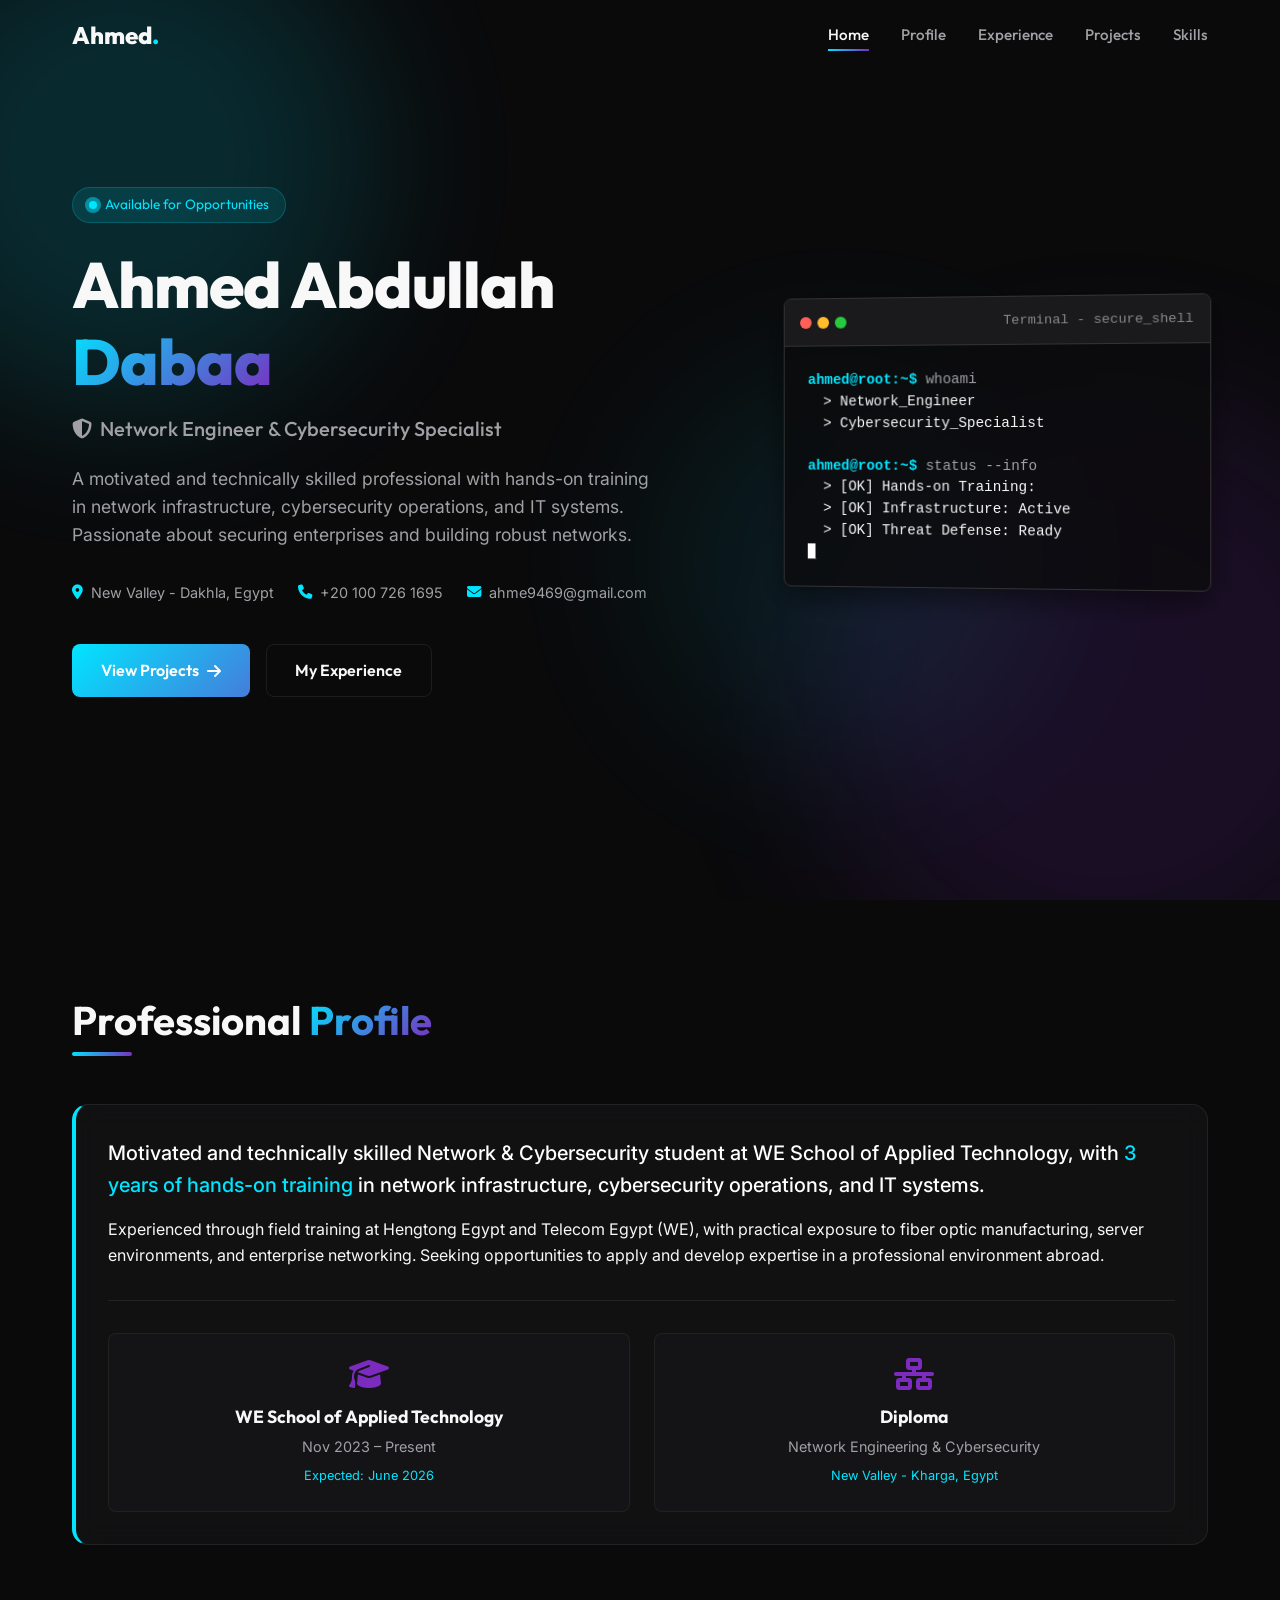
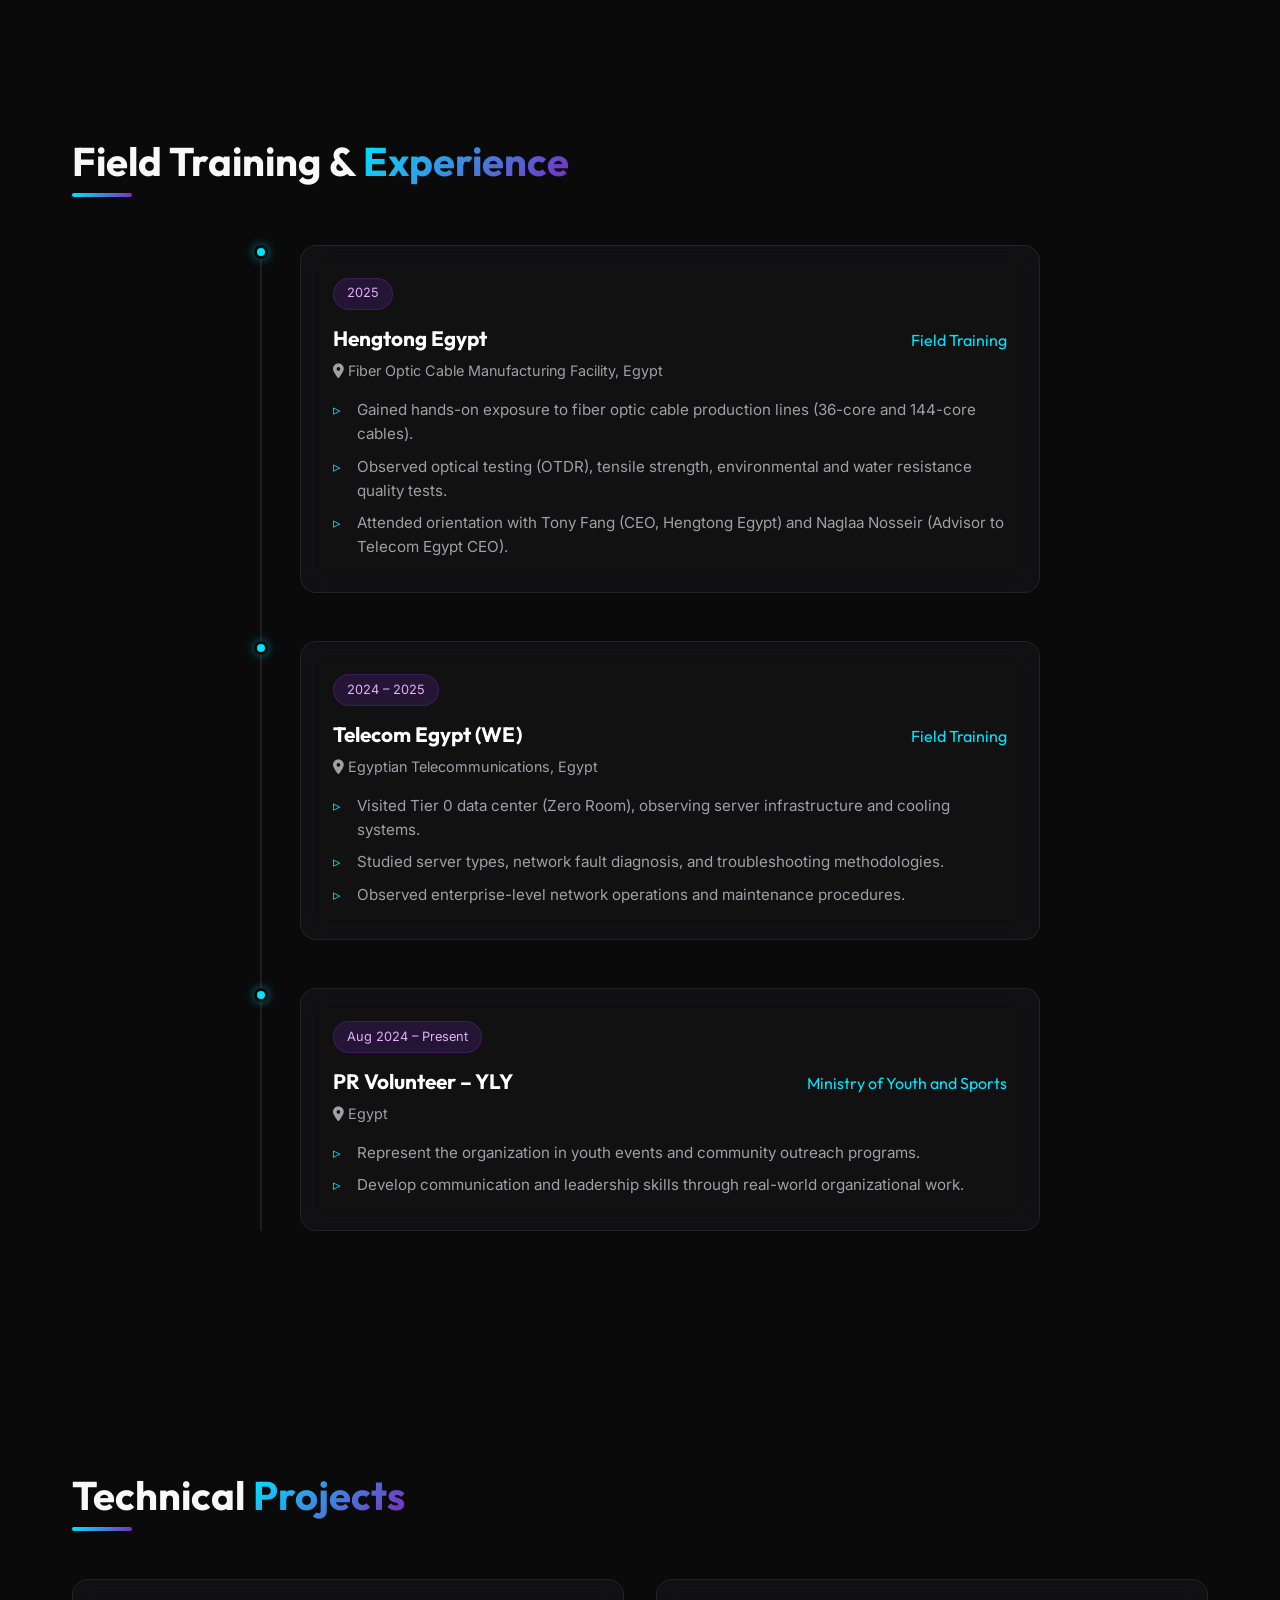
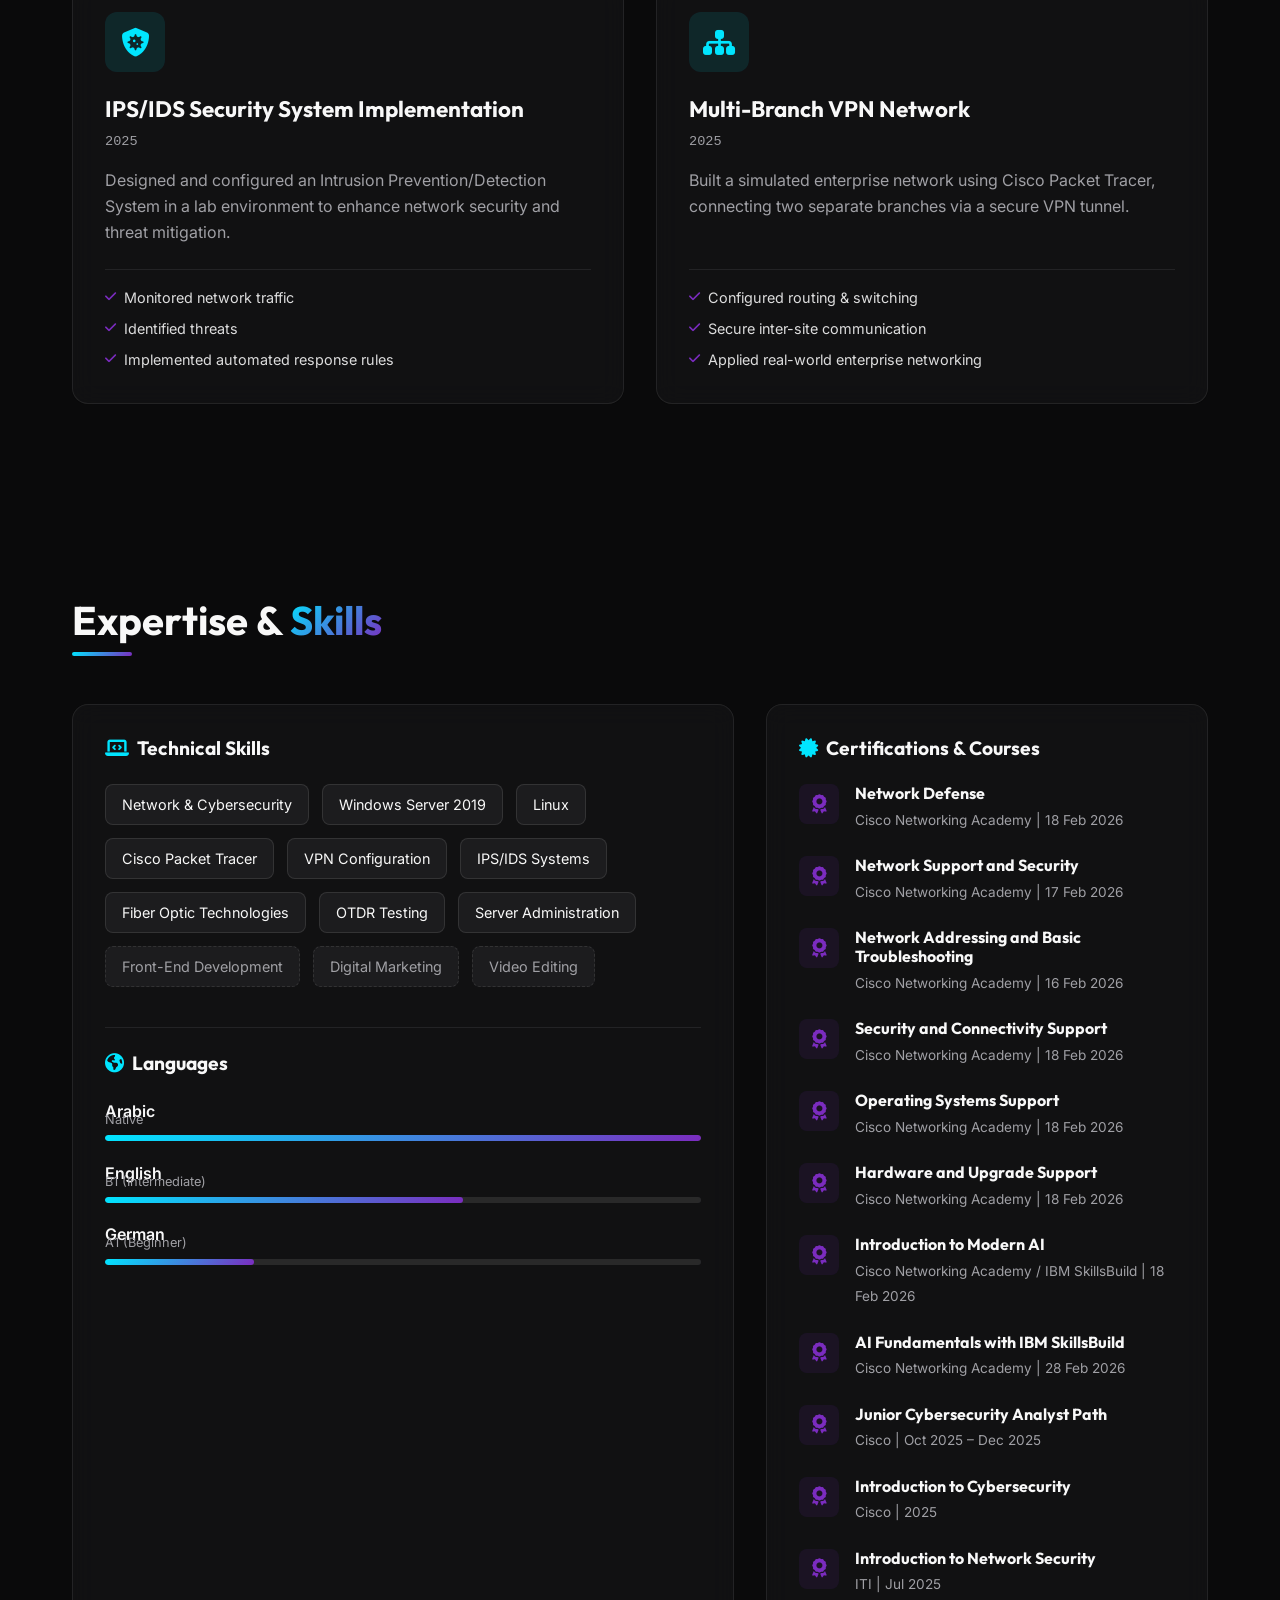
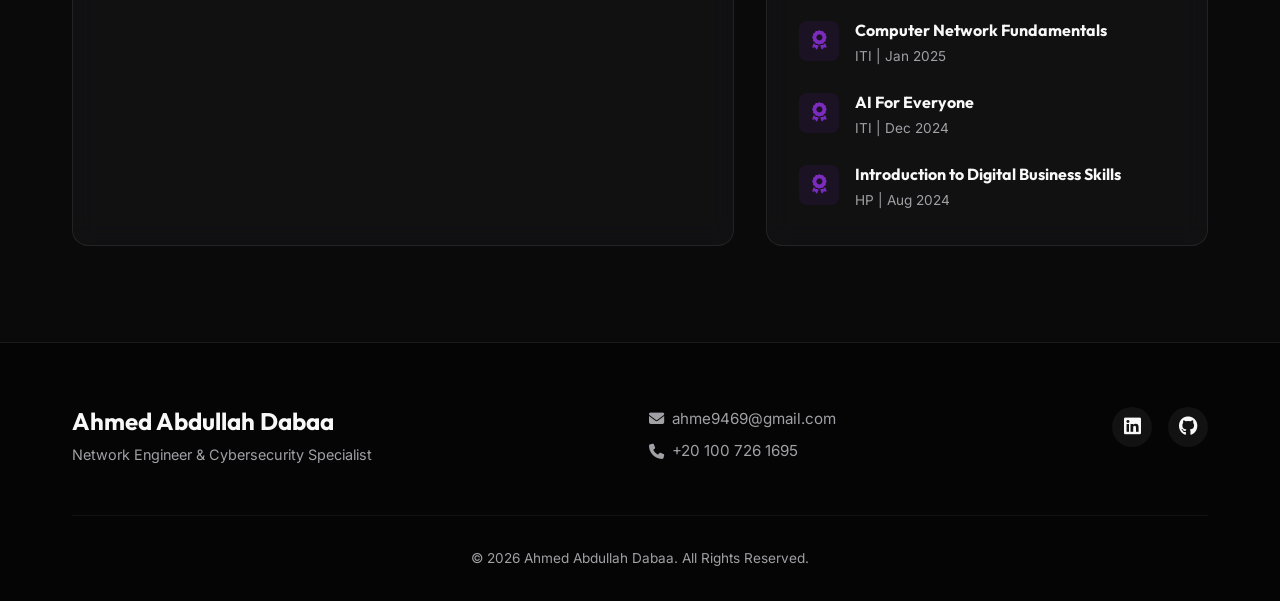
<file: index.html>
<!DOCTYPE html>
<html lang="en" class="dark">

<head>
    <meta charset="UTF-8">
    <meta name="viewport" content="width=device-width, initial-scale=1.0">
    <title>Ahmed Abdullah Dabaa | Network Engineer & Cybersecurity Specialist</title>
    <meta name="description"
        content="Portfolio of Ahmed Abdullah Dabaa, Network Engineer and Cybersecurity Specialist based in Egypt.">
    <!-- Google Fonts -->
    <link rel="preconnect" href="https://fonts.googleapis.com">
    <link rel="preconnect" href="https://fonts.gstatic.com" crossorigin>
    <link
        href="https://fonts.googleapis.com/css2?family=Inter:wght@300;400;500;600&family=Outfit:wght@300;400;500;600;700;800&display=swap"
        rel="stylesheet">
    <!-- FontAwesome for Icons -->
    <link rel="stylesheet" href="https://cdnjs.cloudflare.com/ajax/libs/font-awesome/6.4.0/css/all.min.css">
    <!-- Custom CSS -->
    <link rel="stylesheet" href="styles.css">
</head>

<body>
    <!-- Background Effects -->
    <div class="bg-effects">
        <div class="glow-orb orb-1"></div>
        <div class="glow-orb orb-2"></div>
        <div class="glow-orb orb-3"></div>
    </div>

    <!-- Navigation -->
    <nav class="navbar" id="navbar">
        <div class="container nav-content">
            <a href="#home" class="logo">
                <span class="logo-text">Ahmed<span class="highlight">.</span></span>
            </a>
            <div class="nav-links">
                <a href="#home" class="nav-link active">Home</a>
                <a href="#profile" class="nav-link">Profile</a>
                <a href="#experience" class="nav-link">Experience</a>
                <a href="#projects" class="nav-link">Projects</a>
                <a href="#skills" class="nav-link">Skills</a>
            </div>
            <button class="mobile-menu-btn" id="mobileMenuBtn">
                <i class="fa-solid fa-bars"></i>
            </button>
        </div>
        <!-- Mobile Menu -->
        <div class="mobile-menu" id="mobileMenu">
            <a href="#home" class="nav-link mobile-link">Home</a>
            <a href="#profile" class="nav-link mobile-link">Profile</a>
            <a href="#experience" class="nav-link mobile-link">Experience</a>
            <a href="#projects" class="nav-link mobile-link">Projects</a>
            <a href="#skills" class="nav-link mobile-link">Skills</a>
        </div>
    </nav>

    <main>
        <!-- Hero Section -->
        <section id="home" class="hero section reveal">
            <div class="container grid-2-col">
                <div class="hero-content">
                    <div class="badge">
                        <span class="ping"></span>
                        Available for Opportunities
                    </div>
                    <h1 class="hero-title">
                        Ahmed Abdullah <br><span class="gradient-text">Dabaa</span>
                    </h1>
                    <h2 class="hero-subtitle">
                        <i class="fa-solid fa-shield-halved"></i> Network Engineer & Cybersecurity Specialist
                    </h2>
                    <p class="hero-desc">
                        A motivated and technically skilled professional with hands-on training in network
                        infrastructure, cybersecurity operations, and IT systems. Passionate about securing enterprises
                        and building robust networks.
                    </p>

                    <div class="contact-strip">
                        <div class="contact-item">
                            <i class="fa-solid fa-location-dot"></i> New Valley - Dakhla, Egypt
                        </div>
                        <div class="contact-item">
                            <i class="fa-solid fa-phone"></i> +20 100 726 1695
                        </div>
                        <div class="contact-item">
                            <i class="fa-solid fa-envelope"></i> ahme9469@gmail.com
                        </div>
                    </div>

                    <div class="hero-cta">
                        <a href="#projects" class="btn btn-primary">View Projects <i
                                class="fa-solid fa-arrow-right"></i></a>
                        <a href="#experience" class="btn btn-secondary">My Experience</a>
                    </div>
                </div>
                <!-- Optional: Interactive visual element instead of photo -->
                <div class="hero-visual">
                    <div class="cyber-card visual-card">
                        <div class="card-header">
                            <div class="dots">
                                <span></span><span></span><span></span>
                            </div>
                            <div class="title">Terminal - secure_shell</div>
                        </div>
                        <div class="card-body terminal-body">
                            <p><span class="prompt">ahmed@root:~$</span> whoami</p>
                            <p class="output">> Network_Engineer</p>
                            <p class="output">> Cybersecurity_Specialist</p>
                            <br>
                            <p><span class="prompt">ahmed@root:~$</span> status --info</p>
                            <p class="output">> [OK] Hands-on Training: </p>
                            <p class="output">> [OK] Infrastructure: Active</p>
                            <p class="output">> [OK] Threat Defense: Ready</p>
                            <span class="cursor">_</span>
                        </div>
                    </div>
                </div>
            </div>
        </section>

        <!-- Profile Section -->
        <section id="profile" class="profile section reveal">
            <div class="container">
                <div class="section-heading">
                    <h2 class="title">Professional <span class="gradient-text">Profile</span></h2>
                    <div class="line"></div>
                </div>
                <div class="glass-panel profile-panel">
                    <p class="lead-text">
                        Motivated and technically skilled Network & Cybersecurity student at WE School of Applied
                        Technology, with <span class="highlight">3 years of hands-on training</span> in network
                        infrastructure, cybersecurity operations, and IT systems.
                    </p>
                    <p>
                        Experienced through field training at Hengtong Egypt and Telecom Egypt (WE), with practical
                        exposure to fiber optic manufacturing, server environments, and enterprise networking. Seeking
                        opportunities to apply and develop expertise in a professional environment abroad.
                    </p>
                    <div class="stats-grid">
                        <div class="stat-card">
                            <i class="fa-solid fa-graduation-cap"></i>
                            <h3>WE School of Applied Technology</h3>
                            <p>Nov 2023 – Present</p>
                            <span class="subtext">Expected: June 2026</span>
                        </div>
                        <div class="stat-card">
                            <i class="fa-solid fa-network-wired"></i>
                            <h3>Diploma</h3>
                            <p>Network Engineering & Cybersecurity</p>
                            <span class="subtext">New Valley - Kharga, Egypt</span>
                        </div>
                    </div>
                </div>
            </div>
        </section>

        <!-- Experience & Training Section -->
        <section id="experience" class="experience section reveal">
            <div class="container">
                <div class="section-heading">
                    <h2 class="title">Field Training & <span class="gradient-text">Experience</span></h2>
                    <div class="line"></div>
                </div>

                <div class="timeline">
                    <!-- Hengtong Egypt -->
                    <div class="timeline-item">
                        <div class="timeline-dot"></div>
                        <div class="timeline-content glass-panel hover-glow">
                            <span class="date">2025</span>
                            <div class="flex-header">
                                <h3>Hengtong Egypt</h3>
                                <h4>Field Training</h4>
                            </div>
                            <p class="location"><i class="fa-solid fa-location-dot"></i> Fiber Optic Cable Manufacturing
                                Facility, Egypt</p>
                            <ul class="task-list">
                                <li>Gained hands-on exposure to fiber optic cable production lines (36-core and 144-core
                                    cables).</li>
                                <li>Observed optical testing (OTDR), tensile strength, environmental and water
                                    resistance quality tests.</li>
                                <li>Attended orientation with Tony Fang (CEO, Hengtong Egypt) and Naglaa Nosseir
                                    (Advisor to Telecom Egypt CEO).</li>
                            </ul>
                        </div>
                    </div>

                    <!-- Telecom Egypt (WE) -->
                    <div class="timeline-item">
                        <div class="timeline-dot"></div>
                        <div class="timeline-content glass-panel hover-glow">
                            <span class="date">2024 – 2025</span>
                            <div class="flex-header">
                                <h3>Telecom Egypt (WE)</h3>
                                <h4>Field Training</h4>
                            </div>
                            <p class="location"><i class="fa-solid fa-location-dot"></i> Egyptian Telecommunications,
                                Egypt</p>
                            <ul class="task-list">
                                <li>Visited Tier 0 data center (Zero Room), observing server infrastructure and cooling
                                    systems.</li>
                                <li>Studied server types, network fault diagnosis, and troubleshooting methodologies.
                                </li>
                                <li>Observed enterprise-level network operations and maintenance procedures.</li>
                            </ul>
                        </div>
                    </div>

                    <!-- PR Volunteer -->
                    <div class="timeline-item">
                        <div class="timeline-dot"></div>
                        <div class="timeline-content glass-panel hover-glow">
                            <span class="date">Aug 2024 – Present</span>
                            <div class="flex-header">
                                <h3>PR Volunteer – YLY</h3>
                                <h4>Ministry of Youth and Sports</h4>
                            </div>
                            <p class="location"><i class="fa-solid fa-location-dot"></i> Egypt</p>
                            <ul class="task-list">
                                <li>Represent the organization in youth events and community outreach programs.</li>
                                <li>Develop communication and leadership skills through real-world organizational work.
                                </li>
                            </ul>
                        </div>
                    </div>
                </div>
            </div>
        </section>

        <!-- Projects Section -->
        <section id="projects" class="projects section reveal">
            <div class="container">
                <div class="section-heading">
                    <h2 class="title">Technical <span class="gradient-text">Projects</span></h2>
                    <div class="line"></div>
                </div>

                <div class="projects-grid">
                    <!-- Project 1 -->
                    <div class="project-card glass-panel group">
                        <div class="project-icon">
                            <i class="fa-solid fa-shield-virus"></i>
                        </div>
                        <h3>IPS/IDS Security System Implementation</h3>
                        <span class="project-year">2025</span>
                        <p class="project-desc">
                            Designed and configured an Intrusion Prevention/Detection System in a lab environment to
                            enhance network security and threat mitigation.
                        </p>
                        <ul class="project-features">
                            <li><i class="fa-solid fa-check"></i> Monitored network traffic</li>
                            <li><i class="fa-solid fa-check"></i> Identified threats</li>
                            <li><i class="fa-solid fa-check"></i> Implemented automated response rules</li>
                        </ul>
                    </div>

                    <!-- Project 2 -->
                    <div class="project-card glass-panel group">
                        <div class="project-icon">
                            <i class="fa-solid fa-sitemap"></i>
                        </div>
                        <h3>Multi-Branch VPN Network</h3>
                        <span class="project-year">2025</span>
                        <p class="project-desc">
                            Built a simulated enterprise network using Cisco Packet Tracer, connecting two separate
                            branches via a secure VPN tunnel.
                        </p>
                        <ul class="project-features">
                            <li><i class="fa-solid fa-check"></i> Configured routing & switching</li>
                            <li><i class="fa-solid fa-check"></i> Secure inter-site communication</li>
                            <li><i class="fa-solid fa-check"></i> Applied real-world enterprise networking</li>
                        </ul>
                    </div>
                </div>
            </div>
        </section>

        <!-- Skills Section -->
        <section id="skills" class="skills section reveal">
            <div class="container">
                <div class="section-heading">
                    <h2 class="title">Expertise & <span class="gradient-text">Skills</span></h2>
                    <div class="line"></div>
                </div>

                <div class="skills-layout">
                    <!-- Left: Skills Tags -->
                    <div class="skills-container glass-panel">
                        <h3 class="panel-title"><i class="fa-solid fa-laptop-code"></i> Technical Skills</h3>
                        <div class="skills-tags">
                            <span class="skill-tag">Network & Cybersecurity</span>
                            <span class="skill-tag">Windows Server 2019</span>
                            <span class="skill-tag">Linux</span>
                            <span class="skill-tag">Cisco Packet Tracer</span>
                            <span class="skill-tag">VPN Configuration</span>
                            <span class="skill-tag">IPS/IDS Systems</span>
                            <span class="skill-tag">Fiber Optic Technologies</span>
                            <span class="skill-tag">OTDR Testing</span>
                            <span class="skill-tag">Server Administration</span>
                            <span class="skill-tag secondary">Front-End Development</span>
                            <span class="skill-tag secondary">Digital Marketing</span>
                            <span class="skill-tag secondary">Video Editing</span>
                        </div>

                        <h3 class="panel-title languages-title"><i class="fa-solid fa-earth-americas"></i> Languages
                        </h3>
                        <div class="languages-flex">
                            <div class="lang-item">
                                <span class="lang-name">Arabic</span>
                                <span class="lang-level">Native</span>
                                <div class="progress-bar">
                                    <div class="progress" style="width: 100%"></div>
                                </div>
                            </div>
                            <div class="lang-item">
                                <span class="lang-name">English</span>
                                <span class="lang-level">B1 (Intermediate)</span>
                                <div class="progress-bar">
                                    <div class="progress" style="width: 60%"></div>
                                </div>
                            </div>
                            <div class="lang-item">
                                <span class="lang-name">German</span>
                                <span class="lang-level">A1 (Beginner)</span>
                                <div class="progress-bar">
                                    <div class="progress" style="width: 25%"></div>
                                </div>
                            </div>
                        </div>
                    </div>

                    <!-- Right: Certifications -->
                    <div class="certs-container glass-panel">
                        <h3 class="panel-title"><i class="fa-solid fa-certificate"></i> Certifications & Courses</h3>
                        <ul class="certs-list">
                            <li>
                                <div class="cert-icon"><i class="fa-solid fa-award"></i></div>
                                <div class="cert-info">
                                    <h4>Network Defense</h4>
                                    <span class="cert-issuer">Cisco Networking Academy | 18 Feb 2026</span>
                                </div>
                            </li>
                            <li>
                                <div class="cert-icon"><i class="fa-solid fa-award"></i></div>
                                <div class="cert-info">
                                    <h4>Network Support and Security</h4>
                                    <span class="cert-issuer">Cisco Networking Academy | 17 Feb 2026</span>
                                </div>
                            </li>
                            <li>
                                <div class="cert-icon"><i class="fa-solid fa-award"></i></div>
                                <div class="cert-info">
                                    <h4>Network Addressing and Basic Troubleshooting</h4>
                                    <span class="cert-issuer">Cisco Networking Academy | 16 Feb 2026</span>
                                </div>
                            </li>
                            <li>
                                <div class="cert-icon"><i class="fa-solid fa-award"></i></div>
                                <div class="cert-info">
                                    <h4>Security and Connectivity Support</h4>
                                    <span class="cert-issuer">Cisco Networking Academy | 18 Feb 2026</span>
                                </div>
                            </li>
                            <li>
                                <div class="cert-icon"><i class="fa-solid fa-award"></i></div>
                                <div class="cert-info">
                                    <h4>Operating Systems Support</h4>
                                    <span class="cert-issuer">Cisco Networking Academy | 18 Feb 2026</span>
                                </div>
                            </li>
                            <li>
                                <div class="cert-icon"><i class="fa-solid fa-award"></i></div>
                                <div class="cert-info">
                                    <h4>Hardware and Upgrade Support</h4>
                                    <span class="cert-issuer">Cisco Networking Academy | 18 Feb 2026</span>
                                </div>
                            </li>
                            <li>
                                <div class="cert-icon"><i class="fa-solid fa-award"></i></div>
                                <div class="cert-info">
                                    <h4>Introduction to Modern AI</h4>
                                    <span class="cert-issuer">Cisco Networking Academy / IBM SkillsBuild | 18 Feb
                                        2026</span>
                                </div>
                            </li>
                            <li>
                                <div class="cert-icon"><i class="fa-solid fa-award"></i></div>
                                <div class="cert-info">
                                    <h4>AI Fundamentals with IBM SkillsBuild</h4>
                                    <span class="cert-issuer">Cisco Networking Academy | 28 Feb 2026</span>
                                </div>
                            </li>
                            <li>
                                <div class="cert-icon"><i class="fa-solid fa-award"></i></div>
                                <div class="cert-info">
                                    <h4>Junior Cybersecurity Analyst Path</h4>
                                    <span class="cert-issuer">Cisco | Oct 2025 – Dec 2025</span>
                                </div>
                            </li>
                            <li>
                                <div class="cert-icon"><i class="fa-solid fa-award"></i></div>
                                <div class="cert-info">
                                    <h4>Introduction to Cybersecurity</h4>
                                    <span class="cert-issuer">Cisco | 2025</span>
                                </div>
                            </li>
                            <li>
                                <div class="cert-icon"><i class="fa-solid fa-award"></i></div>
                                <div class="cert-info">
                                    <h4>Introduction to Network Security</h4>
                                    <span class="cert-issuer">ITI | Jul 2025</span>
                                </div>
                            </li>
                            <li>
                                <div class="cert-icon"><i class="fa-solid fa-award"></i></div>
                                <div class="cert-info">
                                    <h4>Computer Network Fundamentals</h4>
                                    <span class="cert-issuer">ITI | Jan 2025</span>
                                </div>
                            </li>
                            <li>
                                <div class="cert-icon"><i class="fa-solid fa-award"></i></div>
                                <div class="cert-info">
                                    <h4>AI For Everyone</h4>
                                    <span class="cert-issuer">ITI | Dec 2024</span>
                                </div>
                            </li>
                            <li>
                                <div class="cert-icon"><i class="fa-solid fa-award"></i></div>
                                <div class="cert-info">
                                    <h4>Introduction to Digital Business Skills</h4>
                                    <span class="cert-issuer">HP | Aug 2024</span>
                                </div>
                            </li>
                        </ul>
                    </div>
                </div>
            </div>
        </section>

    </main>

    <!-- Footer -->
    <footer class="footer">
        <div class="container">
            <div class="footer-content">
                <div class="footer-brand">
                    <h2>Ahmed Abdullah Dabaa</h2>
                    <p>Network Engineer & Cybersecurity Specialist</p>
                </div>
                <div class="footer-contact">
                    <a href="mailto:ahme9469@gmail.com" class="footer-link"><i class="fa-solid fa-envelope"></i>
                        ahme9469@gmail.com</a>
                    <a href="tel:+201007261695" class="footer-link"><i class="fa-solid fa-phone"></i> +20 100 726
                        1695</a>
                </div>
                <div class="footer-social">
                    <!-- Add social links if available -->
                    <a href="#" class="social-icon"><i class="fa-brands fa-linkedin"></i></a>
                    <a href="#" class="social-icon"><i class="fa-brands fa-github"></i></a>
                </div>
            </div>
            <div class="footer-bottom">
                <p>&copy; 2026 Ahmed Abdullah Dabaa. All Rights Reserved.</p>
            </div>
        </div>
    </footer>

    <!-- Custom JS -->
    <script src="script.js"></script>
</body>

</html>
</file>
<file: styles.css>
/* =========================================
   Variables & Theme
   ========================================= */
:root {
    /* Colors */
    --bg-dark: #0a0a0b;
    --surface-dark: #121214;
    --surface-light: rgba(255, 255, 255, 0.03);
    --surface-glass: rgba(20, 20, 22, 0.7);
    --border-glass: rgba(255, 255, 255, 0.08);
    
    --primary: #00E5FF;
    --secondary: #7B2CBF;
    --accent: #FF0055;
    
    --text-main: #f8f8f8;
    --text-muted: #a0a0a5;
    --text-dark: #111;

    /* Gradients */
    --gradient-primary: linear-gradient(135deg, var(--primary), var(--secondary));
    --gradient-glow: linear-gradient(90deg, var(--primary), var(--secondary), var(--primary));

    /* Typography */
    --font-heading: 'Outfit', sans-serif;
    --font-body: 'Inter', sans-serif;

    /* Transitions */
    --transition-fast: 0.2s ease;
    --transition-normal: 0.3s ease;
    --transition-slow: 0.5s ease-in-out;
}

/* =========================================
   Reset & Base Styles
   ========================================= */
* {
    margin: 0;
    padding: 0;
    box-sizing: border-box;
}

html {
    scroll-behavior: smooth;
    font-size: 16px;
}

body {
    background-color: var(--bg-dark);
    color: var(--text-main);
    font-family: var(--font-body);
    line-height: 1.6;
    overflow-x: hidden;
}

h1, h2, h3, h4, h5, h6 {
    font-family: var(--font-heading);
    color: var(--text-main);
    line-height: 1.2;
}

a {
    text-decoration: none;
    color: inherit;
    transition: var(--transition-normal);
}

ul {
    list-style: none;
}

/* =========================================
   Global Utilities & Effects
   ========================================= */
.container {
    width: 100%;
    max-width: 1200px;
    margin: 0 auto;
    padding: 0 2rem;
}

.section {
    padding: 6rem 0;
}

.gradient-text {
    background: var(--gradient-primary);
    -webkit-background-clip: text;
    -webkit-text-fill-color: transparent;
    background-clip: text;
    display: inline-block;
}

.glass-panel {
    background: var(--surface-glass);
    backdrop-filter: blur(12px);
    -webkit-backdrop-filter: blur(12px);
    border: 1px solid var(--border-glass);
    border-radius: 16px;
    padding: 2rem;
    position: relative;
    overflow: hidden;
}

.hover-glow {
    transition: var(--transition-normal);
}

.hover-glow:hover {
    border-color: rgba(0, 229, 255, 0.4);
    box-shadow: 0 0 20px rgba(0, 229, 255, 0.1);
    transform: translateY(-5px);
}

/* Background Animated Orbs */
.bg-effects {
    position: fixed;
    top: 0;
    left: 0;
    width: 100vw;
    height: 100vh;
    z-index: -1;
    overflow: hidden;
    pointer-events: none;
}

.glow-orb {
    position: absolute;
    border-radius: 50%;
    filter: blur(80px);
    opacity: 0.15;
    animation: float 20s infinite ease-in-out alternate;
}

.orb-1 {
    top: -10%;
    left: -10%;
    width: 500px;
    height: 500px;
    background: var(--primary);
}

.orb-2 {
    bottom: -10%;
    right: -10%;
    width: 600px;
    height: 600px;
    background: var(--secondary);
    animation-delay: -5s;
}

.orb-3 {
    top: 40%;
    left: 50%;
    width: 400px;
    height: 400px;
    background: rgba(0, 229, 255, 0.5);
    animation-delay: -10s;
}

@keyframes float {
    0% { transform: translate(0, 0) scale(1); }
    100% { transform: translate(10%, 10%) scale(1.1); }
}

/* Reveal Animations on Scroll */
.reveal {
    opacity: 0;
    transform: translateY(30px);
    transition: all 0.8s cubic-bezier(0.1, 0.6, 0.3, 1);
}

.reveal.active {
    opacity: 1;
    transform: translateY(0);
}

/* Section Headings */
.section-heading {
    margin-bottom: 3rem;
    position: relative;
}

.section-heading .title {
    font-size: 2.5rem;
    font-weight: 700;
    margin-bottom: 0.5rem;
}

.section-heading .line {
    width: 60px;
    height: 4px;
    background: var(--gradient-primary);
    border-radius: 2px;
}

/* Buttons */
.btn {
    display: inline-flex;
    align-items: center;
    justify-content: center;
    padding: 0.8rem 1.8rem;
    border-radius: 8px;
    font-weight: 600;
    font-family: var(--font-heading);
    cursor: pointer;
    transition: var(--transition-normal);
    gap: 0.5rem;
    border: none;
    outline: none;
}

.btn-primary {
    background: var(--gradient-primary);
    color: #fff;
    background-size: 200% auto;
}

.btn-primary:hover {
    background-position: right center;
    box-shadow: 0 5px 15px rgba(123, 44, 191, 0.3);
    transform: translateY(-2px);
}

.btn-secondary {
    background: transparent;
    color: var(--text-main);
    border: 1px solid var(--border-glass);
}

.btn-secondary:hover {
    border-color: var(--primary);
    color: var(--primary);
    background: rgba(0, 229, 255, 0.05);
}

/* =========================================
   Navbar
   ========================================= */
.navbar {
    position: fixed;
    top: 0;
    left: 0;
    width: 100%;
    z-index: 1000;
    padding: 1rem 0;
    transition: var(--transition-normal);
    background: transparent;
}

.navbar.scrolled {
    background: rgba(10, 10, 11, 0.9);
    backdrop-filter: blur(15px);
    border-bottom: 1px solid var(--border-glass);
    padding: 0.8rem 0;
}

.nav-content {
    display: flex;
    justify-content: space-between;
    align-items: center;
}

.logo-text {
    font-family: var(--font-heading);
    font-size: 1.5rem;
    font-weight: 800;
}

.logo-text .highlight {
    color: var(--primary);
}

.nav-links {
    display: flex;
    gap: 2rem;
}

.nav-link {
    font-family: var(--font-heading);
    font-weight: 500;
    color: var(--text-muted);
    font-size: 0.95rem;
    position: relative;
}

.nav-link:hover, .nav-link.active {
    color: var(--text-main);
}

.nav-link::after {
    content: '';
    position: absolute;
    width: 0;
    height: 2px;
    bottom: -4px;
    left: 0;
    background: var(--gradient-primary);
    transition: var(--transition-normal);
}

.nav-link.active::after, .nav-link:hover::after {
    width: 100%;
}

.mobile-menu-btn {
    display: none;
    background: none;
    border: none;
    color: var(--text-main);
    font-size: 1.5rem;
    cursor: pointer;
}

.mobile-menu {
    position: absolute;
    top: 100%;
    left: 0;
    width: 100%;
    background: rgba(15, 15, 16, 0.98);
    backdrop-filter: blur(10px);
    border-bottom: 1px solid var(--border-glass);
    display: flex;
    flex-direction: column;
    padding: 1rem 2rem;
    clip-path: polygon(0 0, 100% 0, 100% 0, 0 0);
    transition: clip-path 0.4s ease-in-out;
}

.mobile-menu.open {
    clip-path: polygon(0 0, 100% 0, 100% 100%, 0 100%);
}

.mobile-link {
    padding: 1rem 0;
    border-bottom: 1px solid var(--border-glass);
}

.mobile-link::after {
    display: none;
}

@media (max-width: 768px) {
    .nav-links { display: none; }
    .mobile-menu-btn { display: block; }
}

/* =========================================
   Hero Section
   ========================================= */
.hero {
    min-height: 100vh;
    display: flex;
    align-items: center;
    padding-top: 5rem;
}

.grid-2-col {
    display: grid;
    grid-template-columns: 1.2fr 0.8fr;
    gap: 4rem;
    align-items: center;
}

.badge {
    display: inline-flex;
    align-items: center;
    gap: 0.5rem;
    padding: 0.4rem 1rem;
    background: rgba(0, 229, 255, 0.1);
    border: 1px solid rgba(0, 229, 255, 0.2);
    border-radius: 20px;
    font-size: 0.85rem;
    color: var(--primary);
    margin-bottom: 1.5rem;
    font-family: var(--font-heading);
}

.ping {
    width: 8px;
    height: 8px;
    background: var(--primary);
    border-radius: 50%;
    position: relative;
}

.ping::after {
    content: '';
    position: absolute;
    top: -4px;
    left: -4px;
    width: 16px;
    height: 16px;
    background: var(--primary);
    border-radius: 50%;
    opacity: 0.5;
    animation: ping 1.5s infinite ease-out;
}

@keyframes ping {
    0% { transform: scale(0.5); opacity: 1; }
    100% { transform: scale(2); opacity: 0; }
}

.hero-title {
    font-size: clamp(3rem, 5vw, 4.5rem);
    font-weight: 800;
    margin-bottom: 1rem;
    letter-spacing: -1px;
}

.hero-subtitle {
    font-size: 1.25rem;
    font-weight: 500;
    color: var(--text-muted);
    margin-bottom: 1.5rem;
    display: flex;
    align-items: center;
    gap: 0.5rem;
}

.hero-desc {
    color: var(--text-muted);
    margin-bottom: 2rem;
    font-size: 1.1rem;
    max-width: 90%;
}

.contact-strip {
    display: flex;
    flex-wrap: wrap;
    gap: 1.5rem;
    margin-bottom: 2.5rem;
}

.contact-item {
    display: flex;
    align-items: center;
    gap: 0.5rem;
    font-size: 0.9rem;
    color: var(--text-muted);
}

.contact-item i {
    color: var(--primary);
}

.hero-cta {
    display: flex;
    gap: 1rem;
}

/* Terminal Visual */
.cyber-card {
    background: rgba(10, 10, 12, 0.8);
    border: 1px solid #333;
    border-radius: 8px;
    overflow: hidden;
    box-shadow: 0 10px 30px rgba(0,0,0,0.5);
    transform: perspective(1000px) rotateY(-5deg);
    transition: transform 0.5s ease;
}

.cyber-card:hover {
    transform: perspective(1000px) rotateY(0deg) translateY(-10px);
    border-color: rgba(0, 229, 255, 0.3);
}

.card-header {
    background: #1a1a1c;
    padding: 0.8rem 1rem;
    display: flex;
    align-items: center;
    border-bottom: 1px solid #333;
}

.dots {
    display: flex;
    gap: 6px;
}

.dots span {
    width: 12px;
    height: 12px;
    border-radius: 50%;
}
.dots span:nth-child(1) { background: #ff5f56; }
.dots span:nth-child(2) { background: #ffbd2e; }
.dots span:nth-child(3) { background: #27c93f; }

.card-header .title {
    font-family: monospace;
    color: #888;
    margin-left: auto;
    font-size: 0.85rem;
}

.terminal-body {
    padding: 1.5rem;
    font-family: monospace;
    font-size: 0.9rem;
    color: #a0a0a5;
    line-height: 1.5;
}

.prompt {
    color: #00E5FF;
    font-weight: bold;
}

.output {
    color: #f8f8f8;
    margin-left: 1rem;
}

.cursor {
    display: inline-block;
    width: 8px;
    height: 15px;
    background: #fff;
    animation: blink 1s step-end infinite;
    vertical-align: middle;
}

@keyframes blink { 50% { opacity: 0; } }

@media (max-width: 992px) {
    .grid-2-col {
        grid-template-columns: 1fr;
        text-align: center;
    }
    .hero-desc { margin: 0 auto 2rem; }
    .hero-cta, .contact-strip { justify-content: center; }
    .contact-strip { flex-direction: column; gap: 0.5rem; }
    .hero-subtitle { justify-content: center; }
    .cyber-card { transform: none; margin-top: 2rem; }
}

/* =========================================
   Profile Section
   ========================================= */
.profile-panel {
    border-left: 4px solid var(--primary);
}

.lead-text {
    font-size: 1.25rem;
    font-weight: 500;
    margin-bottom: 1rem;
    color: #fff;
}

.lead-text .highlight {
    color: var(--primary);
}

.stats-grid {
    display: grid;
    grid-template-columns: repeat(auto-fit, minmax(250px, 1fr));
    gap: 1.5rem;
    margin-top: 2rem;
    border-top: 1px solid var(--border-glass);
    padding-top: 2rem;
}

.stat-card {
    background: rgba(255, 255, 255, 0.02);
    padding: 1.5rem;
    border-radius: 8px;
    text-align: center;
    border: 1px solid rgba(255,255,255,0.05);
}

.stat-card i {
    font-size: 2rem;
    color: var(--secondary);
    margin-bottom: 1rem;
}

.stat-card h3 {
    font-size: 1.1rem;
    margin-bottom: 0.5rem;
}

.stat-card p {
    color: var(--text-muted);
    font-size: 0.9rem;
}

.subtext {
    display: block;
    margin-top: 0.5rem;
    font-size: 0.8rem;
    color: var(--primary);
}

/* =========================================
   Experience Timeline
   ========================================= */
.timeline {
    position: relative;
    max-width: 800px;
    margin: 0 auto;
}

.timeline::before {
    content: '';
    position: absolute;
    top: 0;
    left: 20px;
    height: 100%;
    width: 2px;
    background: var(--border-glass);
}

.timeline-item {
    position: relative;
    padding-left: 60px;
    margin-bottom: 3rem;
}

.timeline-dot {
    position: absolute;
    left: 14px;
    top: 0;
    width: 14px;
    height: 14px;
    border-radius: 50%;
    background: var(--primary);
    box-shadow: 0 0 10px rgba(0, 229, 255, 0.5);
    border: 3px solid var(--bg-dark);
}

.timeline-content .date {
    display: inline-block;
    padding: 0.3rem 0.8rem;
    background: rgba(123, 44, 191, 0.2);
    border: 1px solid rgba(123, 44, 191, 0.3);
    border-radius: 20px;
    font-size: 0.8rem;
    color: #e0b0ff;
    margin-bottom: 1rem;
}

.flex-header {
    display: flex;
    justify-content: space-between;
    align-items: baseline;
    flex-wrap: wrap;
    gap: 0.5rem;
    margin-bottom: 0.5rem;
}

.flex-header h3 {
    font-size: 1.3rem;
    color: #fff;
}

.flex-header h4 {
    font-size: 1rem;
    color: var(--primary);
    font-weight: 400;
}

.location {
    font-size: 0.9rem;
    color: var(--text-muted);
    margin-bottom: 1rem;
}

.task-list {
    display: flex;
    flex-direction: column;
    gap: 0.5rem;
}

.task-list li {
    position: relative;
    padding-left: 1.5rem;
    font-size: 0.95rem;
    color: var(--text-muted);
}

.task-list li::before {
    content: '▹';
    position: absolute;
    left: 0;
    color: var(--primary);
}

/* =========================================
   Projects Section
   ========================================= */
.projects-grid {
    display: grid;
    grid-template-columns: repeat(auto-fit, minmax(300px, 1fr));
    gap: 2rem;
}

.project-card {
    display: flex;
    flex-direction: column;
    transition: var(--transition-normal);
}

.project-icon {
    width: 60px;
    height: 60px;
    background: rgba(0, 229, 255, 0.1);
    border-radius: 12px;
    display: flex;
    align-items: center;
    justify-content: center;
    font-size: 1.8rem;
    color: var(--primary);
    margin-bottom: 1.5rem;
    transition: var(--transition-normal);
}

.project-card:hover .project-icon {
    background: var(--gradient-primary);
    color: #fff;
    transform: scale(1.1);
}

.project-card h3 {
    font-size: 1.4rem;
    margin-bottom: 0.5rem;
}

.project-year {
    font-size: 0.85rem;
    color: var(--text-muted);
    margin-bottom: 1rem;
    font-family: monospace;
}

.project-desc {
    color: var(--text-muted);
    margin-bottom: 1.5rem;
    flex-grow: 1;
}

.project-features {
    display: flex;
    flex-direction: column;
    gap: 0.5rem;
    border-top: 1px solid var(--border-glass);
    padding-top: 1rem;
}

.project-features li {
    font-size: 0.9rem;
    display: flex;
    align-items: center;
    gap: 0.5rem;
    color: #ddd;
}

.project-features i {
    color: var(--secondary);
    font-size: 0.8rem;
}

/* =========================================
   Skills Section
   ========================================= */
.skills-layout {
    display: grid;
    grid-template-columns: 1.2fr 0.8fr;
    gap: 2rem;
}

@media (max-width: 992px) {
    .skills-layout { grid-template-columns: 1fr; }
}

.panel-title {
    font-size: 1.2rem;
    margin-bottom: 1.5rem;
    display: flex;
    align-items: center;
    gap: 0.5rem;
}

.panel-title i { color: var(--primary); }

.skills-tags {
    display: flex;
    flex-wrap: wrap;
    gap: 0.8rem;
    margin-bottom: 2.5rem;
}

.skill-tag {
    background: rgba(255, 255, 255, 0.05);
    border: 1px solid rgba(255, 255, 255, 0.1);
    padding: 0.5rem 1rem;
    border-radius: 8px;
    font-size: 0.9rem;
    transition: var(--transition-fast);
    cursor: default;
}

.skill-tag:hover {
    background: rgba(0, 229, 255, 0.1);
    border-color: var(--primary);
    color: var(--primary);
}

.skill-tag.secondary {
    border-style: dashed;
    color: var(--text-muted);
}

.languages-title {
    border-top: 1px solid var(--border-glass);
    padding-top: 1.5rem;
}

.languages-flex {
    display: flex;
    flex-direction: column;
    gap: 1.2rem;
}

.lang-item {
    display: flex;
    flex-direction: column;
    gap: 0.3rem;
}

.lang-name {
    font-weight: 600;
}

.lang-level {
    font-size: 0.8rem;
    color: var(--text-muted);
    float: right;
    margin-top: -1.2rem;
}

.progress-bar {
    width: 100%;
    height: 6px;
    background: rgba(255, 255, 255, 0.1);
    border-radius: 3px;
    overflow: hidden;
}

.progress {
    height: 100%;
    background: var(--gradient-primary);
    border-radius: 3px;
    position: relative;
}

/* Certifications */
.certs-list {
    display: flex;
    flex-direction: column;
    gap: 1.5rem;
}

.certs-list li {
    display: flex;
    gap: 1rem;
    align-items: flex-start;
}

.cert-icon {
    width: 40px;
    height: 40px;
    background: rgba(123, 44, 191, 0.1);
    color: var(--secondary);
    border-radius: 8px;
    display: flex;
    align-items: center;
    justify-content: center;
    font-size: 1.2rem;
    flex-shrink: 0;
}

.cert-info h4 {
    font-size: 1rem;
    margin-bottom: 0.2rem;
}

.cert-issuer {
    font-size: 0.85rem;
    color: var(--text-muted);
}

/* =========================================
   Footer
   ========================================= */
.footer {
    background: #050505;
    padding: 4rem 0 2rem;
    border-top: 1px solid #1a1a1c;
}

.footer-content {
    display: flex;
    justify-content: space-between;
    align-items: flex-start;
    flex-wrap: wrap;
    gap: 2rem;
    margin-bottom: 3rem;
}

.footer-brand h2 {
    font-size: 1.5rem;
    margin-bottom: 0.5rem;
}

.footer-brand p {
    color: var(--text-muted);
    font-size: 0.9rem;
}

.footer-contact {
    display: flex;
    flex-direction: column;
    gap: 0.5rem;
}

.footer-link {
    color: var(--text-muted);
    font-size: 0.95rem;
    display: flex;
    align-items: center;
    gap: 0.5rem;
}

.footer-link:hover {
    color: var(--primary);
}

.footer-social {
    display: flex;
    gap: 1rem;
}

.social-icon {
    width: 40px;
    height: 40px;
    border-radius: 50%;
    background: rgba(255, 255, 255, 0.05);
    display: flex;
    align-items: center;
    justify-content: center;
    font-size: 1.2rem;
}

.social-icon:hover {
    background: var(--primary);
    color: #fff;
    transform: translateY(-3px);
}

.footer-bottom {
    text-align: center;
    border-top: 1px solid rgba(255, 255, 255, 0.05);
    padding-top: 2rem;
    color: var(--text-muted);
    font-size: 0.85rem;
}

@media (max-width: 768px) {
    .footer-content {
        flex-direction: column;
        text-align: center;
        align-items: center;
    }
}
</file>
